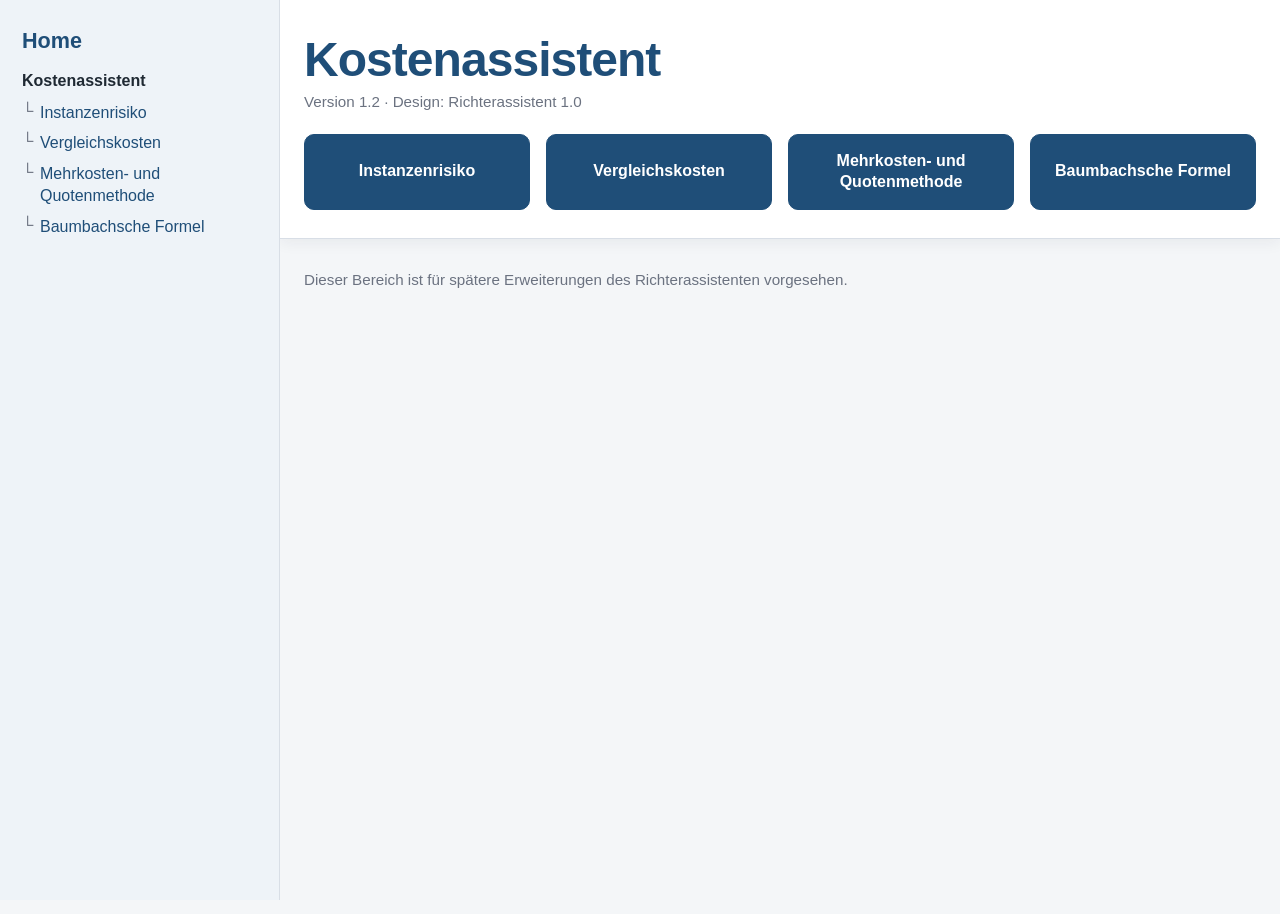
<file: Kostenassistent_Instanzenrisiko_v3.6/index.html>
<!DOCTYPE html>
<html lang="de">
<head>
  <meta charset="UTF-8">
  <meta name="viewport" content="width=device-width, initial-scale=1.0">
  <title>Richterassistent – Version 1.2</title>
  <link rel="stylesheet" href="Richterassistent.css">
</head>
<body>
  <div class="page-layout">
    <aside class="sidebar" aria-label="Strukturbaum">
      <h2 class="tree-title">Home</h2>
      <ul class="tree">
        <li class="root">Kostenassistent</li>
        <li class="child"><a href="Instanzenrisiko_Startseite.html">Instanzenrisiko</a></li>
        <li class="child"><a href="Vergleichskosten_Startseite.html">Vergleichskosten</a></li>
        <li class="child"><a href="Mehrkosten_und_Quotenmethode_Startseite.html">Mehrkosten- und Quotenmethode</a></li>
        <li class="child"><a href="Baumbachsche_Formel_Startseite.html">Baumbachsche Formel</a></li>
      </ul>
    </aside>

    <div class="main-column">
      <header class="top-area">
        <div class="content">
          <h1>Kostenassistent</h1>
          <p class="version">Version 1.2 · Design: Richterassistent 1.0</p>
          <nav class="button-grid" aria-label="Hauptfunktionen">
            <a class="nav-button" href="Instanzenrisiko_Startseite.html">Instanzenrisiko</a>
            <a class="nav-button" href="Vergleichskosten_Startseite.html">Vergleichskosten</a>
            <a class="nav-button" href="Mehrkosten_und_Quotenmethode_Startseite.html">Mehrkosten- und Quotenmethode</a>
            <a class="nav-button" href="Baumbachsche_Formel_Startseite.html">Baumbachsche Formel</a>
          </nav>
        </div>
      </header>

      <main class="future-area">
        <div class="placeholder">
          Dieser Bereich ist für spätere Erweiterungen des Richterassistenten vorgesehen.
        </div>
      </main>
    </div>
  </div>
</body>
</html>
</file>
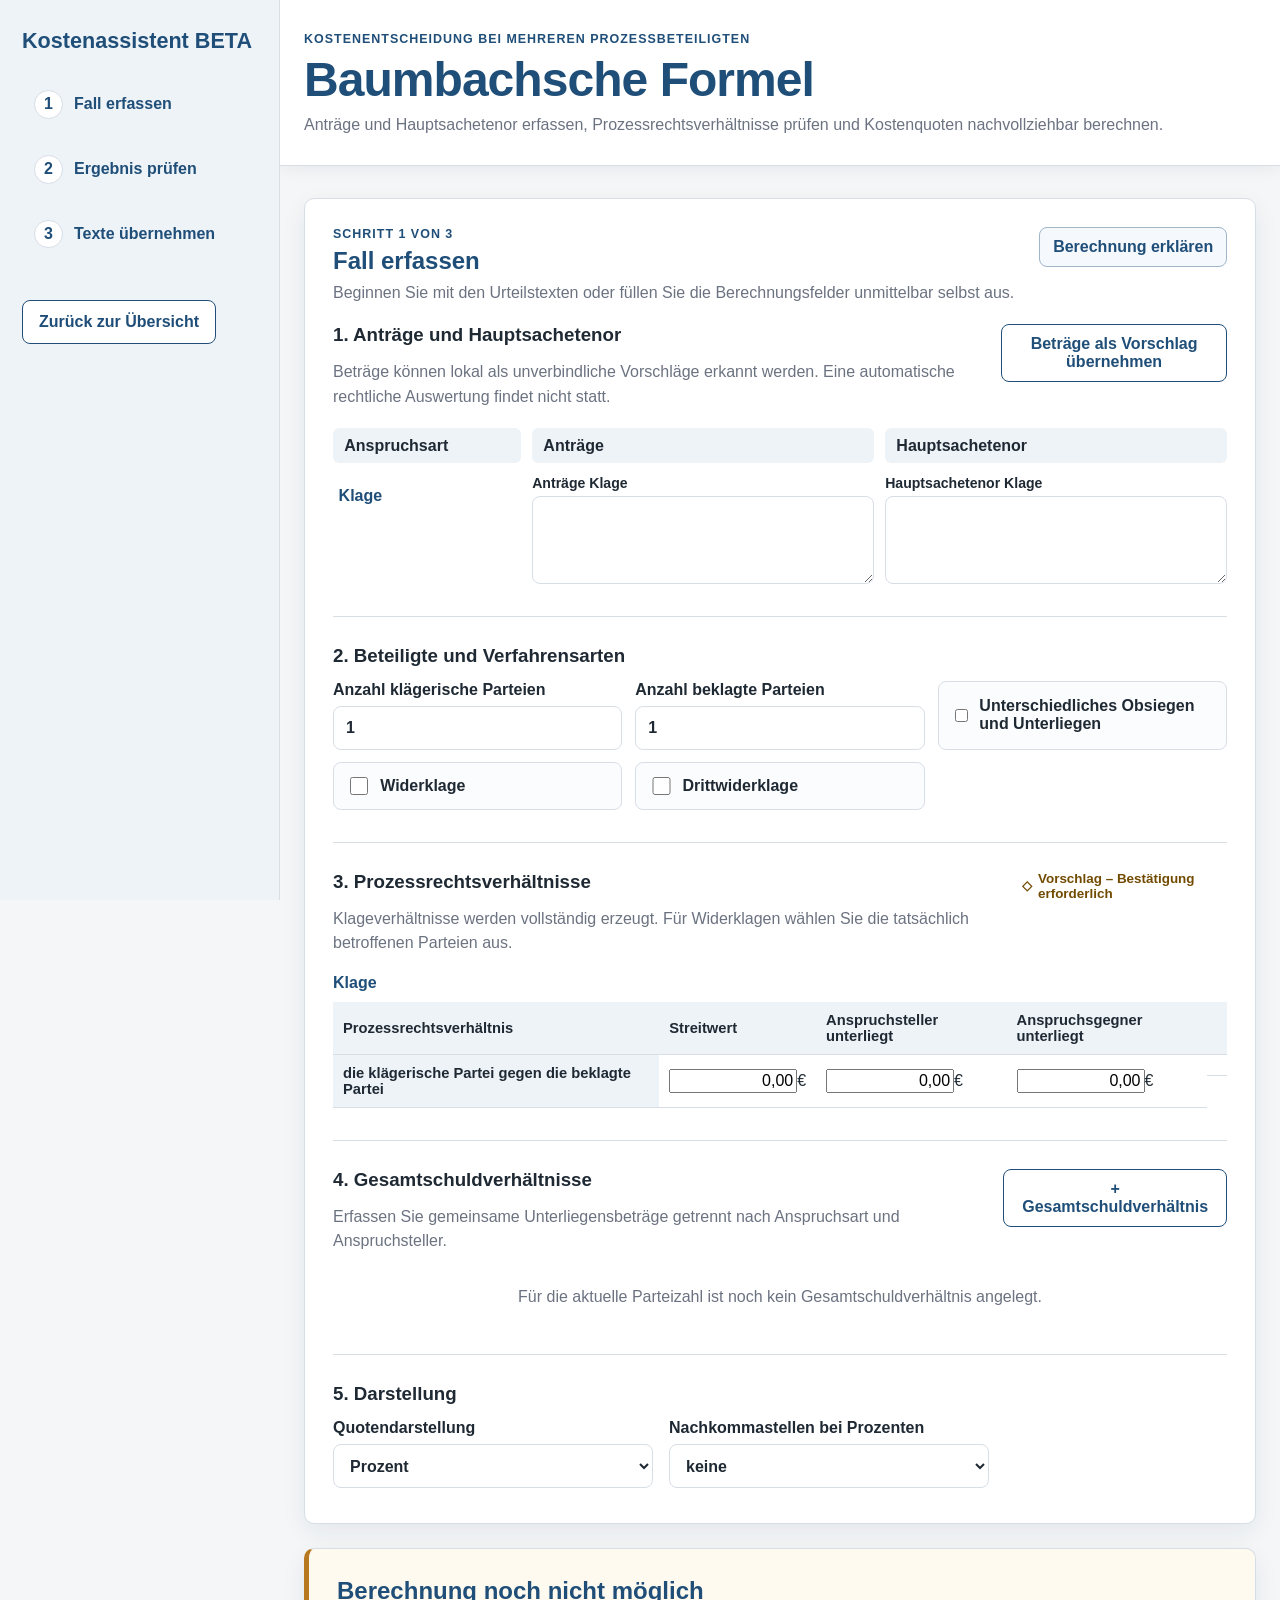
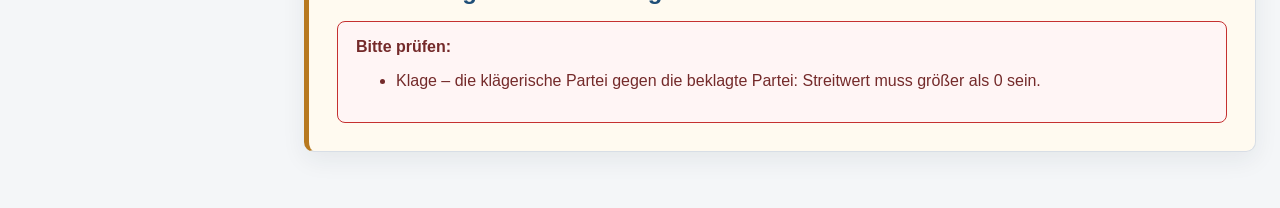
<file: Kostenassistent_Instanzenrisiko_v3.6/Baumbachsche_Formel_Startseite.html>
<!DOCTYPE html>
<html lang="de">
<head><meta charset="UTF-8"><meta name="viewport" content="width=device-width, initial-scale=1.0"><title>Baumbachsche Formel – Kostenassistent</title><link rel="stylesheet" href="Richterassistent.css"></head>
<body class="baumbach-page"><div class="page-layout">
<aside class="sidebar" aria-label="Seitengliederung"><h2 class="tree-title">Kostenassistent BETA</h2><ol class="step-list static-section-list"><li><span>1</span><a href="#step1Title">Fall erfassen</a></li><li><span>2</span><a href="#step2Title">Ergebnis prüfen</a></li><li><span>3</span><a href="#textsTitle">Texte übernehmen</a></li></ol><a class="secondary-button link-button sidebar-back" href="Richterassistent_Startseite.html">Zurück zur Übersicht</a></aside>
<div class="main-column"><header class="top-area compact-top-area"><div class="content"><p class="eyebrow">Kostenentscheidung bei mehreren Prozessbeteiligten</p><h1>Baumbachsche Formel</h1><p class="page-intro">Anträge und Hauptsachetenor erfassen, Prozessrechtsverhältnisse prüfen und Kostenquoten nachvollziehbar berechnen.</p></div></header>
<main class="future-area"><div id="status" class="status-message" role="status" aria-live="polite" hidden></div>
<section id="step1" class="wizard-step" aria-labelledby="step1Title"><form id="baumbachForm" class="form-card" novalidate>
<div class="section-heading-row"><div><p class="step-kicker">Schritt 1 von 3</p><h2 id="step1Title">Fall erfassen</h2><p class="section-hint">Beginnen Sie mit den Urteilstexten oder füllen Sie die Berechnungsfelder unmittelbar selbst aus.</p></div><button type="button" class="help-button" id="openHelp">Berechnung erklären</button></div>
<section class="form-section" aria-labelledby="decisionTextsTitle"><div class="section-heading-row"><div><h3 id="decisionTextsTitle">1. Anträge und Hauptsachetenor</h3><p class="section-hint">Beträge können lokal als unverbindliche Vorschläge erkannt werden. Eine automatische rechtliche Auswertung findet nicht statt.</p></div><button type="button" class="secondary-button" id="applySuggestions">Beträge als Vorschlag übernehmen</button></div>
<div class="decision-text-grid" id="decisionTextGrid"><div class="decision-text-head" aria-hidden="true">Anspruchsart</div><div class="decision-text-head" aria-hidden="true">Anträge</div><div class="decision-text-head" aria-hidden="true">Hauptsachetenor</div>
<div class="decision-kind">Klage</div><label for="claimRequests">Anträge Klage<textarea id="claimRequests" data-text="claim:requests" rows="3"></textarea></label><label for="claimTenor">Hauptsachetenor Klage<textarea id="claimTenor" data-text="claim:tenor" rows="3"></textarea></label>
<div class="decision-kind optional-text" data-text-kind="counterclaim">Widerklage</div><label class="optional-text" data-text-kind="counterclaim" for="counterRequests">Anträge Widerklage<textarea id="counterRequests" data-text="counterclaim:requests" rows="3"></textarea></label><label class="optional-text" data-text-kind="counterclaim" for="counterTenor">Hauptsachetenor Widerklage<textarea id="counterTenor" data-text="counterclaim:tenor" rows="3"></textarea></label>
<div class="decision-kind optional-text" data-text-kind="thirdPartyCounterclaim">Drittwiderklage</div><label class="optional-text" data-text-kind="thirdPartyCounterclaim" for="thirdRequests">Anträge Drittwiderklage<textarea id="thirdRequests" data-text="thirdPartyCounterclaim:requests" rows="3"></textarea></label><label class="optional-text" data-text-kind="thirdPartyCounterclaim" for="thirdTenor">Hauptsachetenor Drittwiderklage<textarea id="thirdTenor" data-text="thirdPartyCounterclaim:tenor" rows="3"></textarea></label></div></section>
<section class="form-section" aria-labelledby="settingsTitle"><h3 id="settingsTitle">2. Beteiligte und Verfahrensarten</h3><div class="case-settings-grid"><label for="plaintiffCount">Anzahl klägerische Parteien<input id="plaintiffCount" type="number" min="1" max="20" value="1"></label><label for="defendantCount">Anzahl beklagte Parteien<input id="defendantCount" type="number" min="1" max="20" value="1"></label><label class="check-option"><input id="differentOutcome" type="checkbox"> Unterschiedliches Obsiegen und Unterliegen</label><label class="check-option"><input id="counterclaimEnabled" type="checkbox"> Widerklage</label><label class="check-option"><input id="thirdPartyEnabled" type="checkbox"> Drittwiderklage</label><label id="thirdPartyCountWrap" for="thirdPartyCount" hidden>Anzahl drittwiderbeklagte Parteien<input id="thirdPartyCount" type="number" min="1" max="20" value="1"></label></div></section>
<section class="form-section" aria-labelledby="relationshipsTitle"><div class="section-heading-row"><div><h3 id="relationshipsTitle">3. Prozessrechtsverhältnisse</h3><p class="section-hint">Klageverhältnisse werden vollständig erzeugt. Für Widerklagen wählen Sie die tatsächlich betroffenen Parteien aus.</p></div><span class="legend-suggestion"><span aria-hidden="true">◇</span> Vorschlag – Bestätigung erforderlich</span></div><div id="relationshipSections"></div></section>
<section class="form-section" aria-labelledby="jointTitle"><div class="section-heading-row"><div><h3 id="jointTitle">4. Gesamtschuldverhältnisse</h3><p class="section-hint">Erfassen Sie gemeinsame Unterliegensbeträge getrennt nach Anspruchsart und Anspruchsteller.</p></div><button type="button" class="secondary-button" id="addJointGroup">+ Gesamtschuldverhältnis</button></div><div id="jointGroupList"></div></section>
<section class="form-section display-settings" aria-labelledby="displayTitle"><h3 id="displayTitle">5. Darstellung</h3><div class="baumbach-grid three-columns"><label class="field-label" for="quoteFormat">Quotendarstellung<select id="quoteFormat"><option value="percent" selected>Prozent</option><option value="fraction">Bruch</option></select></label><label class="field-label" for="percentDigits">Nachkommastellen bei Prozenten<select id="percentDigits"><option value="0">keine</option><option value="1">eine</option><option value="2">zwei</option></select></label></div></section>
</form></section>
<section id="liveUnavailable" class="form-card live-unavailable" aria-live="polite"><h2>Berechnung noch nicht möglich</h2><div id="errorSummary" class="error-summary" role="alert" hidden></div></section>
<section id="liveOutput" hidden>
<section id="step2" aria-labelledby="step2Title"><div class="form-card"><div class="section-heading-row"><div><p class="step-kicker">Ergebnis</p><h2 id="step2Title">Ergebnis prüfen</h2><p class="section-hint">Die Berechnung zeigt Gerichtskosten und außergerichtliche Kosten getrennt.</p></div><div class="check-stack"><span id="checkBadge" class="check-badge"></span><span id="tenorCheckBadge" class="check-badge"></span></div></div><div id="reviewEditor"></div><section class="form-section"><h3>Kostenverteilung</h3><div id="calculationReview"></div></section></div></section>
<section id="step3" aria-labelledby="textsTitle"><div class="form-card"><div class="section-heading-row"><div><p class="step-kicker">Textausgabe</p><h2 id="textsTitle">Texte übernehmen</h2><p class="section-hint">Die Texte können vor dem Kopieren redaktionell bearbeitet werden und werden bei der nächsten Berechnungsänderung neu erzeugt.</p></div></div><div class="output-stack"><article class="text-output-card"><div class="output-heading"><h3>Kostentenor</h3><button type="button" class="copy-button" data-copy="tenorOutput">Tenor kopieren</button></div><textarea id="tenorOutput" rows="10"></textarea></article><article class="text-output-card"><div class="output-heading"><h3>Entscheidungsgründe</h3><button type="button" class="copy-button" data-copy="reasonsOutput">Gründe kopieren</button></div><textarea id="reasonsOutput" rows="18"></textarea></article></div><div class="legal-note"><strong>Prüfhinweis:</strong> Voraussetzungen von Gesamtschuld, Streitwertaddition und besondere Kostenentscheidungen sind stets am Einzelfall zu prüfen.</div><div class="form-actions"><button id="restart" type="button" class="secondary-button">Neue Berechnung</button></div></div></section>
</section>
</main></div></div>
<dialog id="jointDialog"><form id="jointDialogForm"><button type="button" class="dialog-close" data-close-joint aria-label="Dialog schließen">×</button><h2>Gesamtschuldverhältnis hinzufügen</h2><div class="dialog-fields"><label for="jointType">Anspruchsart<select id="jointType"></select></label><label for="jointBeneficiary">Anspruchsteller<select id="jointBeneficiary"></select></label><fieldset><legend>Gesamtschuldner – mindestens zwei auswählen</legend><div id="jointPayerChoices" class="checkbox-grid"></div></fieldset><label for="jointAmount">Gemeinsames Unterliegen<span class="money-field"><input id="jointAmount" inputmode="decimal" value="0,00"><span>€</span></span></label></div><div id="jointDialogError" class="field-error" role="alert" hidden></div><div class="form-actions"><button type="button" class="secondary-button" data-close-joint>Abbrechen</button><button type="submit" class="nav-button form-submit-button">Hinzufügen</button></div></form></dialog>
<dialog id="helpDialog"><form method="dialog"><button class="dialog-close" aria-label="Schließen">×</button><h2>So wird gerechnet</h2><ol><li>Jedes Prozessverhältnis wird mit seinem Streitwert erfasst.</li><li>Die Unterliegensbeträge beider Seiten müssen zusammen dem Streitwert entsprechen.</li><li>Die Summe aller Streitwerte bildet den fiktiven Streitwert.</li><li>Gerichtskosten werden nach dem Unterliegen am fiktiven Streitwert verteilt.</li><li>Außergerichtliche Kosten richten sich nach den jeweiligen Einzelverhältnissen.</li></ol><button class="secondary-button">Verstanden</button></form></dialog>
<script src="js/form-utils.js"></script><script src="js/storage.js"></script><script src="js/baumbach-erfassung.js"></script><script src="js/baumbach-berechnung.js"></script><script src="js/baumbach-tests.js"></script><script src="js/baumbach.js"></script></body></html>
</file>
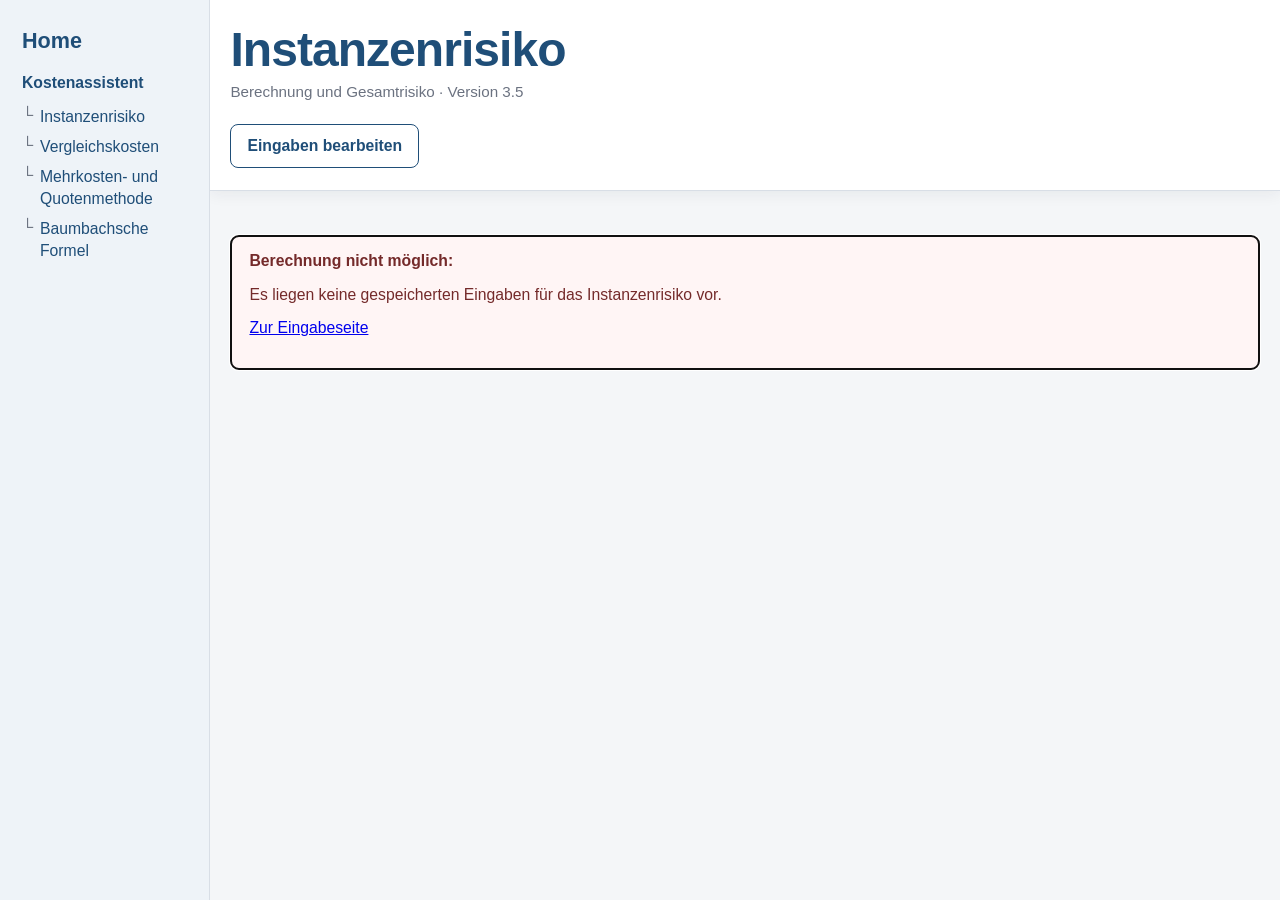
<file: Kostenassistent_Instanzenrisiko_v3.6/Instanzenrisiko_Ausgabe.html>
<!DOCTYPE html>
<html lang="de">
<head>
  <meta charset="UTF-8">
  <meta name="viewport" content="width=device-width, initial-scale=1.0">
  <title>Instanzenrisiko – Berechnung</title>
  <link rel="stylesheet" href="Richterassistent.css">
  <script src="js/instanzenrisiko-beschriftungen.js" defer></script>
  <script src="js/form-utils.js" defer></script>
  <script src="js/storage.js" defer></script>
  <script src="js/gebuehrentabellen-service.js" defer></script>
  <script src="js/instanzenrisiko-streitwert.js" defer></script>
  <script src="js/instanzenrisiko-berechnung.js" defer></script>
  <script src="js/instanzenrisiko-ausgabe.js" defer></script>
</head>
<body class="instanzenrisiko-ausgabe-page">
  <div class="page-layout">
    <aside class="sidebar" aria-label="Strukturbaum">
      <h2 class="tree-title">Home</h2>
      <ul class="tree">
        <li class="root"><a href="Richterassistent_Startseite.html">Kostenassistent</a></li>
        <li class="child"><a href="Instanzenrisiko_Startseite.html" aria-current="page">Instanzenrisiko</a></li>
        <li class="child"><a href="Vergleichskosten_Startseite.html">Vergleichskosten</a></li>
        <li class="child"><a href="Mehrkosten_und_Quotenmethode_Startseite.html">Mehrkosten- und Quotenmethode</a></li>
        <li class="child"><a href="Baumbachsche_Formel_Startseite.html">Baumbachsche Formel</a></li>
      </ul>
    </aside>
    <div class="main-column">
      <header class="top-area compact-top-area"><div class="content">
        <h1 data-label-key="output.title">Instanzenrisiko</h1><p class="version" data-label-key="output.version">Berechnung und Gesamtrisiko · Version 3.5</p>
        <div class="header-actions"><a class="secondary-button link-button" href="Instanzenrisiko_Startseite.html" data-label-key="output.bearbeiten">Eingaben bearbeiten</a></div>
      </div></header>
      <main class="future-area"><div class="content">
        <div id="ausgabeFehler" class="error-summary" role="alert" tabindex="-1" hidden></div>
        <section id="berechnungsBereich" hidden>
          <section class="form-card" aria-labelledby="parameterHeading">
            <h2 id="parameterHeading" data-label-key="output.parameter">Berechnungsparameter</h2>
            <div class="parameter-grid parameter-grid-two">
              <div class="compact-field"><label for="rechtsstand" data-label-key="output.rechtsstand">Rechtsstand</label><select id="rechtsstand"><option value="2025-06-01">01.06.2025</option><option value="2021-01-01">01.01.2021</option><option value="2013-08-01">01.08.2013</option><option value="2004-07-01">01.07.2004</option></select></div>
              <div class="compact-field"><label for="streitwertAusgabe" data-label-key="output.streitwert">Gerichtlicher Streitwert</label><input id="streitwertAusgabe" type="text" inputmode="decimal"></div>
            </div>
          </section>

          <section class="summary-grid" aria-labelledby="gesamtHeading">
            <h2 id="gesamtHeading" class="visually-hidden" data-label-key="output.zusammenfassung">Zusammenfassung</h2>
            <article class="summary-card"><span data-label-key="output.vorgerichtlich">Vorgerichtlich</span><strong id="summeVorgerichtlich">0,00 €</strong></article>
            <article class="summary-card"><span data-label-key="output.instanz1">I. Instanz</span><strong id="summeInstanz1">0,00 €</strong></article>
            <article class="summary-card"><span data-label-key="output.instanz2">II. Instanz</span><strong id="summeInstanz2">0,00 €</strong></article>
            <article class="summary-card"><span data-label-key="output.instanz3">III. Instanz</span><strong id="summeInstanz3">0,00 €</strong></article>
            <article class="summary-card summary-card-total"><span data-label-key="output.gesamtrisiko">Gesamtrisiko</span><strong id="summeGesamt" aria-live="polite">0,00 €</strong></article>
          </section>

          <div id="warnungen" class="notice-card" role="status" aria-live="polite" hidden></div>
          <div id="ausgabeStatus" class="status-message" role="status" aria-live="polite" hidden></div>
          <datalist id="vat-rate-options"><option value="0"></option><option value="7"></option><option value="16"></option><option value="19"></option></datalist>
          <section id="vorgerichtlichBereich" class="form-card" hidden></section>
          <section id="instanzenContainer"></section>
          <section class="form-card metadata-card"><h2 data-label-key="output.grundlagen">Berechnungsgrundlagen</h2><dl id="metadaten"></dl></section>
        </section>
      </div></main>
    </div>
  </div>
</body>
</html>
</file>
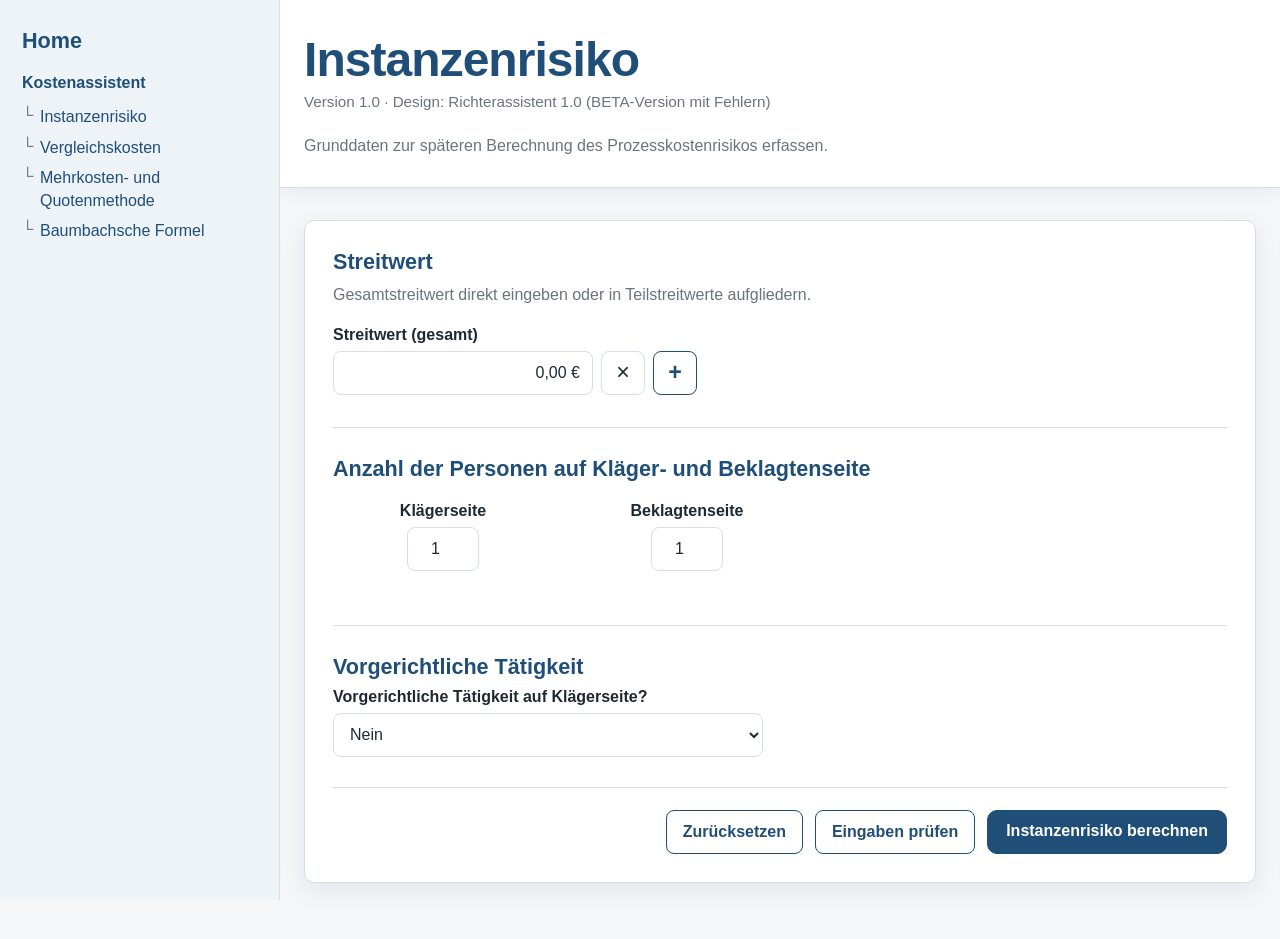
<file: Kostenassistent_Instanzenrisiko_v3.6/Instanzenrisiko_Startseite.html>
<!DOCTYPE html>
<html lang="de">
<head>
  <meta charset="UTF-8">
  <meta name="viewport" content="width=device-width, initial-scale=1.0">
  <title>Instanzenrisiko – Kostenassistent</title>
  <link rel="stylesheet" href="Richterassistent.css">
  <script src="js/instanzenrisiko-beschriftungen.js" defer></script>
  <script src="js/form-utils.js" defer></script>
  <script src="js/storage.js" defer></script>
  <script src="js/instanzenrisiko-streitwert.js" defer></script>
  <script src="js/instanzenrisiko-ui.js" defer></script>
</head>
<body>
  <div class="page-layout">
    <aside class="sidebar" aria-label="Strukturbaum">
      <h2 class="tree-title">Home</h2>
      <ul class="tree">
        <li class="root"><a href="Richterassistent_Startseite.html">Kostenassistent</a></li>
        <li class="child"><a href="Instanzenrisiko_Startseite.html" aria-current="page">Instanzenrisiko</a></li>
        <li class="child"><a href="Vergleichskosten_Startseite.html">Vergleichskosten</a></li>
        <li class="child"><a href="Mehrkosten_und_Quotenmethode_Startseite.html">Mehrkosten- und Quotenmethode</a></li>
        <li class="child"><a href="Baumbachsche_Formel_Startseite.html">Baumbachsche Formel</a></li>
      </ul>
    </aside>

    <div class="main-column">
      <header class="top-area compact-top-area">
        <div class="content">
          <h1 data-label-key="start.title">Instanzenrisiko</h1>
          <p class="version" data-label-key="start.version">Version 1.0 · Design: Richterassistent 1.0</p>
          <p class="page-intro" data-label-key="start.intro">Grunddaten zur späteren Berechnung des Prozesskostenrisikos erfassen.</p>
        </div>
      </header>

      <main class="future-area">
        <div class="content">
          <div id="autosaveStatus" class="autosave-status" role="status" aria-live="polite" aria-atomic="true" hidden></div>

          <form id="instanzenrisikoForm" class="form-card" novalidate>
            <section class="form-section" aria-labelledby="streitwertHeading">
              <div class="section-heading-row">
                <div>
                  <h2 id="streitwertHeading" data-label-key="start.streitwert">Streitwert</h2>
                  <p class="section-hint" data-label-key="start.streitwertHint">Gesamtstreitwert direkt eingeben oder in Teilstreitwerte aufgliedern.</p>
                </div>
              </div>

              <div class="money-control-row">
                <label for="gesamtstreitwert" class="field-label" data-label-key="start.gesamtstreitwert">Streitwert (gesamt)</label>
                <div class="money-control">
                  <input
                    id="gesamtstreitwert"
                    name="gesamtstreitwert"
                    class="money-input"
                    type="text"
                    inputmode="decimal"
                    autocomplete="off"
                    value="0,00 €"
                    aria-describedby="gesamtstreitwertFehler"
                  >
                  <button id="gesamtstreitwertLeeren" class="icon-button" type="button" data-aria-label-key="start.gesamtLeeren" data-title-key="start.gesamtLeeren" aria-label="Gesamtstreitwert leeren" title="Gesamtstreitwert leeren">×</button>
                  <button id="teilstreitwertHinzufuegen" class="icon-button primary-icon-button" type="button" data-aria-label-key="start.teilwertHinzufuegen" data-title-key="start.teilwertHinzufuegen" aria-label="Teilstreitwert hinzufügen" title="Teilstreitwert hinzufügen">+</button>
                </div>
                <p id="gesamtstreitwertFehler" class="field-error" role="alert" hidden></p>
              </div>

              <div id="teilstreitwerteBereich" class="subsection" hidden>
                <div class="table-wrap">
                  <table class="data-table">
                    <caption class="visually-hidden">Teilstreitwerte</caption>
                    <thead>
                      <tr>
                        <th scope="col" class="number-column">Nr.</th>
                        <th scope="col">Bezeichnung</th>
                        <th scope="col">Betrag</th>
                        <th scope="col" class="action-column">Aktion</th>
                      </tr>
                    </thead>
                    <tbody id="teilstreitwerteTabelle"></tbody>
                  </table>
                </div>
                <div class="subsection-actions">
                  <button id="weiterePosition" class="secondary-button" type="button">+ Weitere Position</button>
                </div>
              </div>
            </section>

            <section class="form-section" aria-labelledby="personenHeading">
              <h2 id="personenHeading" data-label-key="start.personen">Anzahl der Personen auf Kläger- und Beklagtenseite</h2>

              <div class="party-count-grid">
                <div class="compact-field">
                  <label for="anzahlKlaeger" data-label-key="start.klaeger">Klägerseite</label>
                  <input id="anzahlKlaeger" name="anzahlKlaeger" class="two-digit-input" type="number" min="1" max="99" step="1" value="1" inputmode="numeric">
                </div>
                <div class="compact-field">
                  <label for="anzahlBeklagte" data-label-key="start.beklagte">Beklagtenseite</label>
                  <input id="anzahlBeklagte" name="anzahlBeklagte" class="two-digit-input" type="number" min="1" max="99" step="1" value="1" inputmode="numeric">
                </div>
              </div>

              <div class="party-details-grid">
                <section id="klaegerVertretung" class="party-panel" aria-labelledby="klaegerVertretungHeading" hidden>
                  <h3 id="klaegerVertretungHeading">Vertretung auf Klägerseite</h3>
                  <div id="klaegerVertretungInhalt"></div>
                </section>

                <section id="beklagteVertretung" class="party-panel" aria-labelledby="beklagteVertretungHeading" hidden>
                  <h3 id="beklagteVertretungHeading">Vertretung auf Beklagtenseite</h3>
                  <div id="beklagteVertretungInhalt"></div>
                </section>
              </div>
            </section>

            <section class="form-section" aria-labelledby="vorgerichtlichHeading">
              <h2 id="vorgerichtlichHeading" data-label-key="start.vorgerichtlich">Vorgerichtliche Tätigkeit</h2>
              <div class="select-field">
                <label for="vorgerichtlicheTaetigkeitKlaeger" data-label-key="start.vorgerichtlichFrage">Vorgerichtliche Tätigkeit auf Klägerseite?</label>
                <select id="vorgerichtlicheTaetigkeitKlaeger" name="vorgerichtlicheTaetigkeitKlaeger">
                  <option value="false" selected>Nein</option>
                  <option value="true">Ja</option>
                </select>
              </div>
            </section>

            <div id="formularFehler" class="error-summary" role="alert" tabindex="-1" hidden></div>

            <div class="form-actions">
              <button id="formularZuruecksetzen" class="secondary-button" type="button" data-label-key="start.zuruecksetzen">Zurücksetzen</button>
              <button id="datenPruefen" class="secondary-button" type="button" data-label-key="start.pruefen">Eingaben prüfen</button>
              <button id="instanzenrisikoBerechnen" class="nav-button form-submit-button" type="button" data-label-key="start.berechnen">Instanzenrisiko berechnen</button>
            </div>
          </form>

          <section id="datenVorschauBereich" class="form-card preview-card" aria-labelledby="datenVorschauHeading" hidden>
            <h2 id="datenVorschauHeading" data-label-key="start.vorschau">Datenvorschau</h2>
            <pre id="datenVorschau" class="data-preview"></pre>
          </section>
        </div>
      </main>
    </div>
  </div>

  <datalist id="teilstreitwertBezeichnungen">
    <option value="Klageantrag Ziff. 1"></option>
    <option value="Widerklage"></option>
    <option value="Hilfsaufrechnung"></option>
  </datalist>
</body>
</html>
</file>
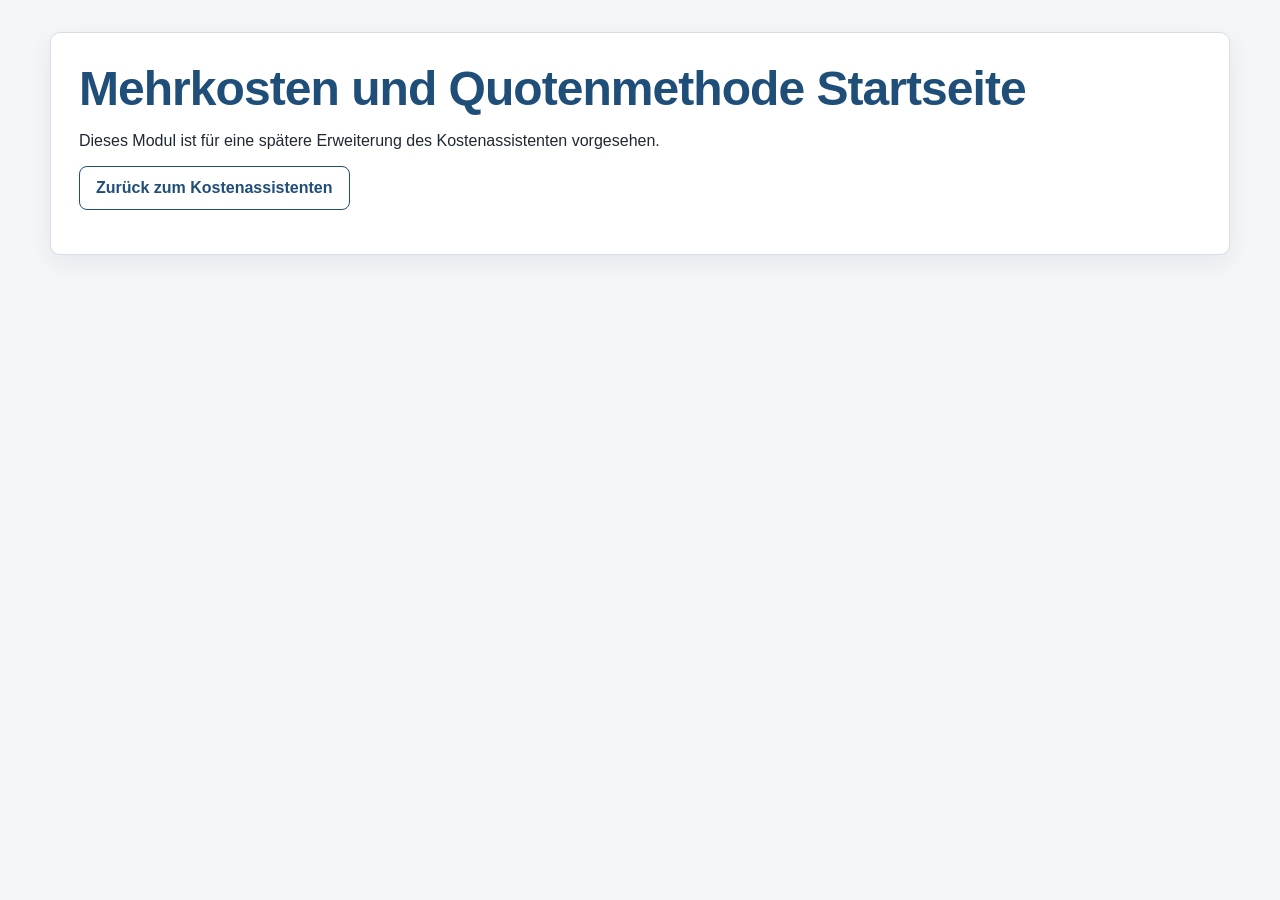
<file: Kostenassistent_Instanzenrisiko_v3.6/Mehrkosten_und_Quotenmethode_Startseite.html>
<!DOCTYPE html>
<html lang="de"><head><meta charset="UTF-8"><meta name="viewport" content="width=device-width, initial-scale=1.0"><title>Mehrkosten und Quotenmethode Startseite</title><link rel="stylesheet" href="Richterassistent.css"></head><body><main class="future-area"><div class="form-card"><h1>Mehrkosten und Quotenmethode Startseite</h1><p>Dieses Modul ist für eine spätere Erweiterung des Kostenassistenten vorgesehen.</p><p><a class="secondary-button link-button" href="Richterassistent_Startseite.html">Zurück zum Kostenassistenten</a></p></div></main></body></html>
</file>
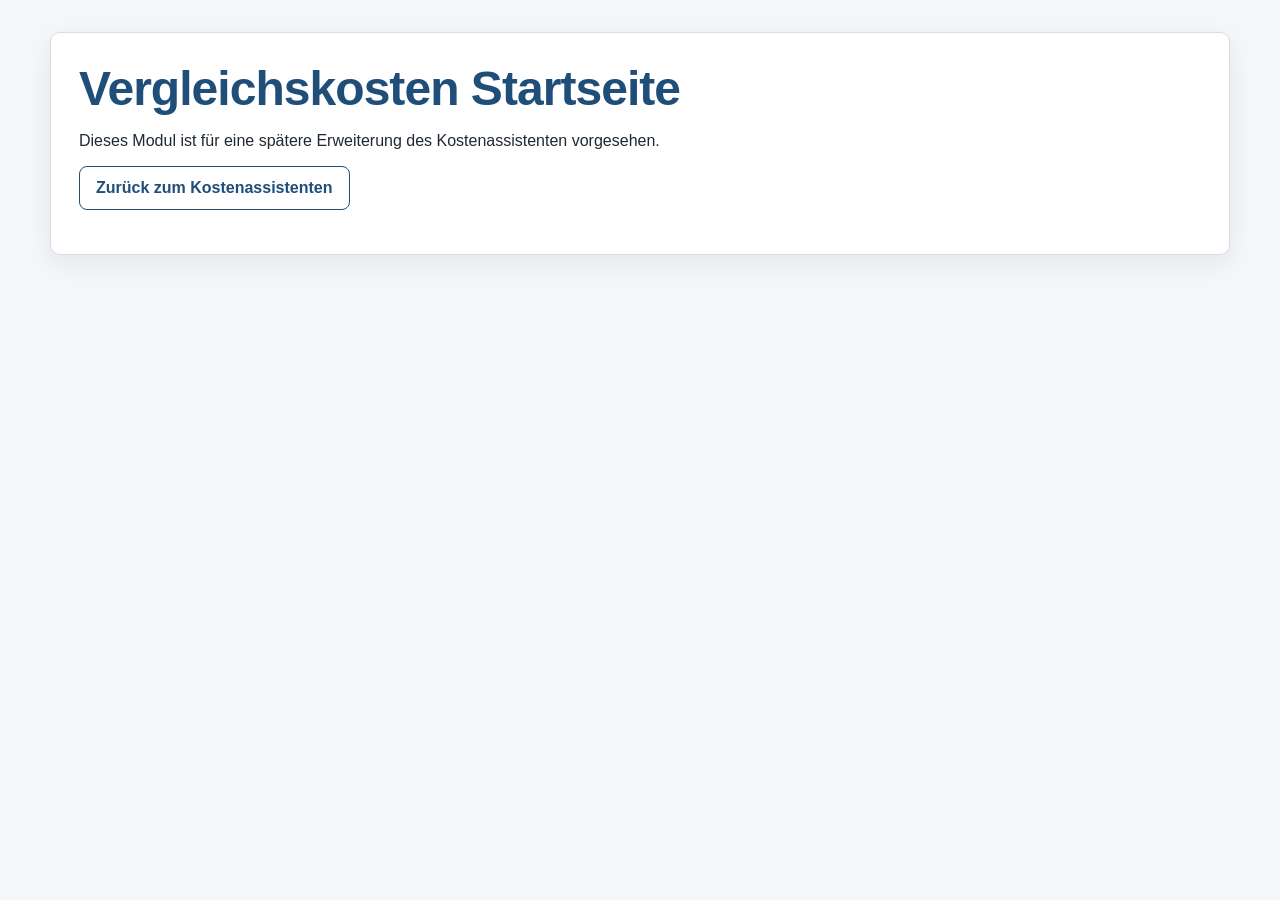
<file: Kostenassistent_Instanzenrisiko_v3.6/Vergleichskosten_Startseite.html>
<!DOCTYPE html>
<html lang="de"><head><meta charset="UTF-8"><meta name="viewport" content="width=device-width, initial-scale=1.0"><title>Vergleichskosten Startseite</title><link rel="stylesheet" href="Richterassistent.css"></head><body><main class="future-area"><div class="form-card"><h1>Vergleichskosten Startseite</h1><p>Dieses Modul ist für eine spätere Erweiterung des Kostenassistenten vorgesehen.</p><p><a class="secondary-button link-button" href="Richterassistent_Startseite.html">Zurück zum Kostenassistenten</a></p></div></main></body></html>
</file>
<file: Kostenassistent_Instanzenrisiko_v3.6/Richterassistent.css>
/* Richterassistent Designsystem – Version 1.0 */
:root {
  --background: #f4f6f8;
  --surface: #ffffff;
  --primary: #1f4e78;
  --primary-hover: #163a59;
  --text: #1f2933;
  --muted: #6b7280;
  --border: #d8dee6;
  --sidebar-bg: #eef3f8;
  --content-width: 1180px;
  --sidebar-width: 280px;
  --radius: 10px;
}

* { box-sizing: border-box; }

html, body {
  margin: 0;
  min-height: 100%;
  font-family: Arial, Helvetica, sans-serif;
  background: var(--background);
  color: var(--text);
}

body { min-height: 100vh; }

.page-layout {
  display: grid;
  grid-template-columns: var(--sidebar-width) minmax(0, 1fr);
  min-height: 100vh;
}

.sidebar {
  position: sticky;
  top: 0;
  align-self: start;
  min-height: 100vh;
  padding: 28px 22px;
  background: var(--sidebar-bg);
  border-right: 1px solid var(--border);
}

.tree-title {
  margin: 0 0 18px;
  color: var(--primary);
  font-size: 1.35rem;
}

.tree {
  list-style: none;
  margin: 0;
  padding: 0;
}

.tree li { margin: 8px 0; }

.tree .root {
  font-weight: 700;
  color: var(--text);
  margin-bottom: 12px;
}

.tree .child {
  padding-left: 18px;
  position: relative;
}

.tree .child::before {
  content: "└";
  position: absolute;
  left: 0;
  color: var(--muted);
}

.tree a {
  color: var(--primary);
  text-decoration: none;
  line-height: 1.4;
}

.tree a:hover,
.tree a:focus-visible {
  text-decoration: underline;
  outline: none;
}

.main-column { min-width: 0; }

.top-area {
  min-height: 25vh;
  padding: 32px 24px 28px;
  background: var(--surface);
  border-bottom: 1px solid var(--border);
  box-shadow: 0 4px 14px rgba(31, 41, 51, 0.06);
}

.content,
.placeholder {
  width: min(var(--content-width), 100%);
  margin: 0 auto;
}

h1 {
  margin: 0 0 6px;
  font-size: clamp(2rem, 4vw, 3rem);
  color: var(--primary);
  letter-spacing: -0.02em;
}

.version {
  margin: 0 0 24px;
  color: var(--muted);
  font-size: 0.95rem;
}

.button-grid {
  display: grid;
  grid-template-columns: repeat(4, minmax(190px, 1fr));
  gap: 16px;
}

.nav-button {
  display: flex;
  align-items: center;
  justify-content: center;
  min-height: 72px;
  padding: 16px 18px;
  border: 1px solid var(--primary);
  border-radius: var(--radius);
  background: var(--primary);
  color: #ffffff;
  font-size: 1rem;
  font-weight: 700;
  line-height: 1.3;
  text-align: center;
  text-decoration: none;
  cursor: pointer;
  transition: background-color 0.2s ease, transform 0.2s ease, box-shadow 0.2s ease;
}

.nav-button:hover,
.nav-button:focus-visible {
  background: var(--primary-hover);
  transform: translateY(-2px);
  box-shadow: 0 7px 16px rgba(31, 78, 120, 0.22);
  outline: none;
}

.future-area {
  min-height: 75vh;
  padding: 32px 24px;
}

.placeholder {
  color: var(--muted);
  font-size: 0.95rem;
}

@media (max-width: 1050px) {
  .button-grid { grid-template-columns: repeat(2, minmax(180px, 1fr)); }
}

@media (max-width: 760px) {
  .page-layout { grid-template-columns: 1fr; }
  .sidebar {
    position: static;
    min-height: auto;
    border-right: none;
    border-bottom: 1px solid var(--border);
  }
  .top-area { min-height: auto; }
}

@media (max-width: 520px) {
  .sidebar, .top-area, .future-area { padding: 24px 16px; }
  .button-grid { grid-template-columns: 1fr; }
  .nav-button { min-height: 62px; }
}

/* Formularbausteine – Kostenassistent Version 1.0 */
.compact-top-area { min-height: auto; }
.page-intro,
.section-hint {
  margin: 0;
  color: var(--muted);
  line-height: 1.55;
}

.form-card {
  width: min(var(--content-width), 100%);
  margin: 0 auto 24px;
  padding: 28px;
  background: var(--surface);
  border: 1px solid var(--border);
  border-radius: var(--radius);
  box-shadow: 0 8px 24px rgba(31, 41, 51, 0.07);
}

.form-section + .form-section {
  margin-top: 32px;
  padding-top: 28px;
  border-top: 1px solid var(--border);
}

.form-section h2 {
  margin: 0 0 8px;
  color: var(--primary);
  font-size: 1.35rem;
}

.form-section h3,
.form-section h4 {
  margin: 0 0 14px;
  color: var(--text);
}

.section-heading-row {
  display: flex;
  align-items: start;
  justify-content: space-between;
  gap: 20px;
  margin-bottom: 18px;
}

.field-label,
.compact-field label,
.select-field label {
  display: block;
  margin-bottom: 7px;
  font-weight: 700;
}

input,
select,
button {
  font: inherit;
}

input[type="text"],
input[type="number"],
select {
  min-height: 44px;
  padding: 10px 12px;
  border: 1px solid var(--border);
  border-radius: 8px;
  background: var(--surface);
  color: var(--text);
}

input:focus-visible,
select:focus-visible,
button:focus-visible,
a:focus-visible {
  outline: 3px solid rgba(31, 78, 120, 0.25);
  outline-offset: 2px;
}

.money-control-row { max-width: 680px; }
.money-control {
  display: grid;
  grid-template-columns: minmax(190px, 260px) 44px 44px;
  gap: 8px;
  align-items: center;
}

.money-input {
  width: 100%;
  text-align: right;
  font-variant-numeric: tabular-nums;
}

.readonly-input {
  background: #eef1f4 !important;
  color: var(--muted);
  cursor: not-allowed;
}

.icon-button {
  width: 44px;
  height: 44px;
  padding: 0;
  border: 1px solid var(--border);
  border-radius: 8px;
  background: var(--surface);
  color: var(--text);
  font-size: 1.45rem;
  line-height: 1;
  cursor: pointer;
}

.icon-button:hover:not(:disabled) { background: #eef3f8; }
.icon-button:disabled { opacity: 0.45; cursor: not-allowed; }
.primary-icon-button { border-color: var(--primary); color: var(--primary); font-weight: 700; }
.danger-icon-button { color: #9b2c2c; }

.subsection {
  margin-top: 22px;
  padding-top: 18px;
  border-top: 1px dashed var(--border);
}

.table-wrap { overflow-x: auto; }
.data-table {
  width: 100%;
  border-collapse: collapse;
}

.data-table th,
.data-table td {
  padding: 10px;
  border-bottom: 1px solid var(--border);
  text-align: left;
  vertical-align: middle;
}

.data-table th {
  background: var(--sidebar-bg);
  color: var(--text);
  font-size: 0.92rem;
}

.data-table input { width: 100%; }
.data-table .settlement-checkbox-label { display: inline-flex; align-items: center; gap: 7px; }
.data-table input.settlement-checkbox { width: auto; margin: 0; flex: 0 0 auto; }
.number-column { width: 64px; text-align: center !important; }
.action-column { width: 76px; text-align: center !important; }
.table-money-input { min-width: 150px; }
.subsection-actions { display: flex; justify-content: flex-end; margin-top: 14px; }

.secondary-button {
  min-height: 44px;
  padding: 10px 16px;
  border: 1px solid var(--primary);
  border-radius: 8px;
  background: var(--surface);
  color: var(--primary);
  font-weight: 700;
  cursor: pointer;
}

.secondary-button:hover { background: var(--sidebar-bg); }

.party-count-grid {
  display: grid;
  grid-template-columns: repeat(2, minmax(150px, 220px));
  gap: 24px;
  margin-top: 20px;
}

.compact-field { text-align: center; }
.two-digit-input {
  width: 4.5rem;
  text-align: center;
  font-variant-numeric: tabular-nums;
}

.party-details-grid {
  display: grid;
  grid-template-columns: repeat(2, minmax(0, 1fr));
  gap: 20px;
  margin-top: 22px;
}

.party-panel {
  padding: 20px;
  border: 1px solid var(--border);
  border-radius: var(--radius);
  background: #fbfcfd;
}

.choice-group {
  display: grid;
  gap: 10px;
  margin: 0;
  padding: 0;
  border: 0;
}

.choice-group legend {
  margin-bottom: 10px;
  font-weight: 700;
}

.radio-option {
  display: flex;
  align-items: center;
  gap: 9px;
  cursor: pointer;
}

.radio-option input { width: 18px; height: 18px; }
.group-assignment { margin-top: 20px; }
.group-row {
  display: grid;
  grid-template-columns: minmax(100px, 1fr) minmax(130px, 1fr);
  gap: 12px;
  align-items: center;
  margin-bottom: 10px;
}

.calculated-result {
  margin: 18px 0 0;
  padding: 10px 12px;
  border-left: 4px solid var(--primary);
  background: var(--sidebar-bg);
  font-weight: 700;
}

.select-field { max-width: 430px; }
.select-field select { width: 100%; }
.field-error { margin: 8px 0 0; color: #9b2c2c; font-weight: 700; }

.error-summary {
  margin-top: 24px;
  padding: 16px 18px;
  border: 1px solid #c53030;
  border-radius: 8px;
  background: #fff5f5;
  color: #742a2a;
}

.form-actions {
  display: flex;
  flex-wrap: wrap;
  justify-content: flex-end;
  gap: 12px;
  margin-top: 30px;
  padding-top: 22px;
  border-top: 1px solid var(--border);
}

[data-label-key], .field-label, .compact-field label, .result-line label,
.settlement-checkbox-label, .summary-card, .instance-heading > span {
  min-width: 0;
  overflow-wrap: anywhere;
}
.parameter-grid > *, .party-count-grid > *, .party-details-grid > *, .result-two-column > * { min-width: 0; }
.form-actions > * { max-width: 100%; white-space: normal; }

.form-submit-button {
  min-height: 44px;
  padding: 10px 18px;
}

.preview-card h2 { margin-top: 0; color: var(--primary); }
.data-preview {
  overflow: auto;
  margin: 0;
  padding: 18px;
  border-radius: 8px;
  background: #17212b;
  color: #f7fafc;
  line-height: 1.5;
}

.visually-hidden {
  position: absolute !important;
  width: 1px !important;
  height: 1px !important;
  padding: 0 !important;
  margin: -1px !important;
  overflow: hidden !important;
  clip: rect(0, 0, 0, 0) !important;
  white-space: nowrap !important;
  border: 0 !important;
}

[hidden] { display: none !important; }

@media (max-width: 800px) {
  .party-details-grid { grid-template-columns: 1fr; }
}

@media (max-width: 620px) {
  .form-card { padding: 20px 16px; }
  .money-control { grid-template-columns: minmax(0, 1fr) 44px 44px; }
  .party-count-grid { grid-template-columns: repeat(2, minmax(0, 1fr)); gap: 12px; }
  .form-actions { flex-direction: column-reverse; }
  .form-actions button { width: 100%; }
  .group-row { grid-template-columns: 1fr; }
}

/* Baumbach 3.0: urteilsorientierte Erfassung */
.decision-text-grid { display: grid; grid-template-columns: minmax(9rem,.55fr) minmax(0,1fr) minmax(0,1fr); gap: .7rem; align-items: start; }
.decision-text-head { padding: .55rem .7rem; border-radius: 6px; background: var(--sidebar-bg); font-weight: 700; }
.decision-kind { padding: .75rem .35rem; color: var(--primary); font-weight: 800; }
.decision-text-grid label { display: grid; gap: .35rem; font-size: .88rem; font-weight: 700; }
.decision-text-grid textarea { width: 100%; min-height: 5.5rem; max-height: 17.5rem; padding: .7rem; border: 1px solid var(--border); border-radius: 8px; resize: vertical; font: inherit; line-height: 1.45; }
.case-settings-grid { display: grid; grid-template-columns: repeat(3,minmax(0,1fr)); gap: .8rem; }
.case-settings-grid > label:not(.check-option) { display: grid; gap: .4rem; font-weight: 700; }
.case-settings-grid input[type="number"] { width: 100%; }
.check-option { display: flex; align-items: center; gap: .55rem; min-height: 44px; padding: .65rem .75rem; border: 1px solid var(--border); border-radius: 8px; background: #fbfcfd; font-weight: 700; }
.check-option input { width: 1.15rem; height: 1.15rem; }
.legend-suggestion, .suggestion-badge { display: inline-flex; align-items: center; gap: .35rem; color: #714b00; font-size: .84rem; font-weight: 700; }
.relationship-block + .relationship-block { margin-top: 1.5rem; }
.relationship-heading { display: flex; align-items: end; justify-content: space-between; gap: 1rem; margin-bottom: .6rem; }
.relationship-heading h4 { margin: 0; color: var(--primary); }
.pair-adder { display: flex; align-items: end; gap: .5rem; }
.pair-adder label { display: grid; gap: .3rem; font-size: .84rem; font-weight: 700; }
.pair-adder select { min-width: 18rem; }
.relationship-table th:first-child { min-width: 16rem; }
.relationship-table td { white-space: nowrap; }
.relationship-table td input { width: 8rem; text-align: right; }
.relationship-table .suggested-row { background: #fff9e8; box-shadow: inset 4px 0 #a46b00; }
.suggestion-badge { display: flex; margin-top: .35rem; }
.relationship-table td:last-child { display: flex; gap: .35rem; }
.empty-table, .empty-state { padding: 1rem; color: var(--muted); text-align: center !important; }
.joint-table td:first-child span { display: block; margin-top: .2rem; color: var(--muted); }
.joint-table input { width: 9rem; text-align: right; }
.baumbach-page [hidden] { display: none !important; }
.dialog-fields { display:grid; gap:1rem; margin-top:1rem; }
.dialog-fields > label { display:grid; gap:.4rem; font-weight:700; }
.dialog-fields fieldset { margin:0; padding:1rem; border:1px solid var(--border); border-radius:8px; }
@media (max-width: 900px) { .decision-text-grid { grid-template-columns: 8rem minmax(0,1fr); } .decision-text-head:nth-child(3) { display:none; } .decision-text-grid label { grid-column:2; } .decision-kind { grid-row:span 2; } .case-settings-grid { grid-template-columns:repeat(2,minmax(0,1fr)); } }
@media (max-width: 700px) {
  .decision-text-grid { display:block; }
  .decision-text-head { display:none; }
  .decision-kind { margin-top:1rem; padding:.45rem 0; border-bottom:2px solid var(--primary); }
  .decision-text-grid label { margin-top:.65rem; }
  .case-settings-grid { grid-template-columns:1fr; }
  .relationship-heading, .pair-adder { display:grid; grid-template-columns:1fr; align-items:stretch; }
  .pair-adder select, .pair-adder button { width:100%; min-width:0; }
  .relationship-table, .relationship-table tbody, .relationship-table tr, .relationship-table th, .relationship-table td, .joint-table, .joint-table tbody, .joint-table tr, .joint-table td { display:block; width:100%; }
  .relationship-table thead, .joint-table thead { display:none; }
  .relationship-table tr, .joint-table tr { margin-bottom:.8rem; padding:.75rem; border:1px solid var(--border); border-radius:8px; background:#fff; }
  .relationship-table th, .relationship-table td, .joint-table td { min-width:0 !important; padding:.45rem 0; border:0; white-space:normal; }
  .relationship-table td, .joint-table td { display:grid; grid-template-columns:minmax(8rem,.8fr) minmax(0,1.2fr); align-items:center; gap:.5rem; text-align:right; }
  .relationship-table td::before, .joint-table td::before { content:attr(data-label); text-align:left; font-weight:700; }
  .relationship-table td input, .joint-table input { width:100%; min-width:0; }
  .relationship-table td:last-child { display:flex; justify-content:flex-end; }
  .relationship-table .suggested-row { box-shadow:inset 4px 0 #a46b00; }
}
@media (prefers-reduced-motion: reduce) { .baumbach-page * { scroll-behavior:auto !important; transition:none !important; } }

/* Baumbach 3.1: fortlaufende Live-Ausgabe */
.static-section-list li { color:var(--text); }
.static-section-list li a { color:var(--primary); text-decoration:none; font-weight:700; }
.static-section-list li a:hover, .static-section-list li a:focus-visible { text-decoration:underline; }
.static-section-list li span { border-color:var(--primary); color:var(--primary); }
.live-unavailable { border-left:5px solid #b7791f; background:#fffaf0; }
.live-unavailable h2 { color:#744210; }
.live-unavailable .error-summary { margin-top:1rem; }
.check-stack { display:flex; flex-wrap:wrap; justify-content:flex-end; gap:.5rem; }
.output-stack { display:grid; gap:1.25rem; }
.output-stack .text-output-card { min-width:0; }
.copy-button:disabled { opacity:.45; cursor:not-allowed; }
@media (max-width:700px) { .check-stack { justify-content:flex-start; } .output-stack textarea { max-width:100%; } }


/* Nicht blockierende Statusmeldung für Wiederherstellung und Autosave */
.autosave-status {
  margin: 0 0 1rem;
  padding: 0.75rem 1rem;
  border: 1px solid #b8c7d9;
  border-radius: 0.4rem;
  background: #f5f8fc;
  color: #26384a;
  font-size: 0.95rem;
}

/* Instanzenrisiko – Berechnung und Ausgabe Version 2.0 */
.link-button { display: inline-flex; align-items: center; justify-content: center; text-decoration: none; }
.header-actions { margin-top: 18px; }
.parameter-grid { display: grid; grid-template-columns: repeat(4, minmax(150px, 1fr)); gap: 16px; }
.parameter-grid-spaced { margin-top: 18px; }
.parameter-grid input { width: 100%; }
.option-grid { display: grid; grid-template-columns: repeat(2, minmax(220px, 1fr)); gap: 12px 20px; margin: 22px 0; }
.option-grid label { display: flex; align-items: center; gap: 8px; }
.summary-grid { width: min(var(--content-width), 100%); margin: 0 auto 24px; display: grid; grid-template-columns: repeat(5, minmax(150px, 1fr)); gap: 12px; }
.summary-card { padding: 18px; border: 1px solid var(--border); border-radius: var(--radius); background: var(--surface); display: grid; gap: 8px; }
.summary-card span { color: var(--muted); }
.summary-card strong { color: var(--primary); font-size: 1.25rem; font-variant-numeric: tabular-nums; }
.summary-card-total { border-width: 2px; border-color: var(--primary); }
.notice-card { width: min(var(--content-width), 100%); margin: 0 auto 24px; padding: 16px 18px; border: 1px solid #b7791f; border-radius: var(--radius); background: #fffaf0; color: #744210; }
.result-two-column { display: grid; grid-template-columns: repeat(2, minmax(0, 1fr)); gap: 24px; }
.result-table th, .result-table td { font-variant-numeric: tabular-nums; }
.result-table td:nth-child(n+2) { text-align: right; }
.result-table .strong-row th, .result-table .strong-row td { font-weight: 700; border-top: 2px solid var(--border); }
.result-line { display: flex; justify-content: space-between; gap: 20px; padding: 10px 0; border-bottom: 1px solid var(--border); }
.result-line strong { font-variant-numeric: tabular-nums; }
.result-line label { display: inline-flex; align-items: center; gap: 8px; }
.court-factor-select { width: 4.5rem; min-height: 36px; padding: 5px 8px; }
.result-total { margin-top: 14px; padding: 14px; border: 2px solid var(--primary); border-radius: 8px; color: var(--primary); font-size: 1.05rem; }
.metadata-card dl { display: grid; grid-template-columns: repeat(3, minmax(180px, 1fr)); gap: 16px; }
.metadata-card dl div { padding: 12px; background: var(--sidebar-bg); border-radius: 8px; }
.metadata-card dt { color: var(--muted); }
.metadata-card dd { margin: 5px 0 0; font-weight: 700; }
@media (max-width: 1000px) { .parameter-grid, .summary-grid { grid-template-columns: repeat(2, minmax(0, 1fr)); } .summary-card-total { grid-column: 1 / -1; } }
@media (max-width: 800px) { .result-two-column { grid-template-columns: 1fr; } .metadata-card dl { grid-template-columns: 1fr 1fr; } }
@media (max-width: 620px) { .parameter-grid, .summary-grid, .option-grid, .metadata-card dl { grid-template-columns: 1fr; } .summary-card-total { grid-column: auto; } .result-line { align-items: flex-start; } }

/* Instanzenrisiko – Änderungsaufträge 1–14, Version 2.1 */
.parameter-grid-three { grid-template-columns: minmax(170px, .7fr) minmax(190px, .8fr) minmax(440px, 1.5fr); align-items: end; }
.parameter-grid-two { grid-template-columns: repeat(2, minmax(190px, 1fr)); align-items: end; }
.compact-field select, .termination-row select, .instance-controls select { width: 100%; min-height: 42px; }
.termination-field { min-width: 0; }
.termination-row { display: grid; grid-template-columns: minmax(150px, 1fr) auto minmax(180px, 1.2fr); gap: 10px; align-items: center; }
.termination-row span { text-align: center; }
.instance-controls { display: grid; grid-template-columns: repeat(3, minmax(190px, 1fr)); gap: 16px; margin: 0 0 22px; padding: 16px; background: var(--sidebar-bg); border-radius: 8px; }
.instance-controls label { display: grid; gap: 7px; font-weight: 600; }
.instance-controls input, .instance-controls select { width: 100%; }
.heading-checkbox { display: inline-flex; align-items: center; gap: 7px; margin-left: 12px; font-size: .95rem; font-weight: 500; }
.muted-text { color: var(--muted); }
@media (max-width: 1050px) { .parameter-grid-three { grid-template-columns: 1fr 1fr; } .termination-field { grid-column: 1 / -1; } }
@media (max-width: 800px) { .instance-controls { grid-template-columns: 1fr; } }
@media (max-width: 620px) { .parameter-grid-three { grid-template-columns: 1fr; } .termination-field { grid-column: auto; } .termination-row { grid-template-columns: 1fr; } .termination-row span { text-align: left; } .heading-checkbox { display: flex; margin: 10px 0 0; } }


/* Instanzenrisiko – Änderungsaufträge 15–19, Version 2.2 */
.result-table .fee-value-input { width: 9.5rem; min-width: 7.5rem; text-align: right; }
.result-table select[data-hearing-factor] { width: 5.5rem; min-height: 36px; }
.result-table td:nth-child(2), .result-table td:nth-child(3) { white-space: nowrap; }
@media (max-width: 620px) {
  .result-table .fee-value-input { width: 8rem; }
}

/* Instanzenrisiko – Änderungsaufträge 20–24, Version 2.3 */
.instance-heading { display: flex; align-items: center; justify-content: space-between; gap: 16px; flex-wrap: wrap; }
.compact-button { padding: 8px 12px; min-height: 36px; font-size: .9rem; }
.result-table select[data-business-factor] { width: 5.5rem; min-height: 36px; }
.fee-value-input.input-error, .fee-value-input[aria-invalid="true"] { border-color: #b42318; outline-color: #b42318; }
.status-message { width: min(var(--content-width), 100%); margin: 0 auto 24px; padding: 12px 16px; border: 1px solid #8aa4bd; border-radius: var(--radius); background: #f4f8fc; }


/* Instanzenrisiko – Änderungsaufträge 25–28, Version 2.4 */
.pretrial-date-field { max-width: 28rem; margin: 0 0 18px; }
.pretrial-date-field label { display: block; margin-bottom: 7px; font-weight: 600; }
.pretrial-date-field select { width: 100%; min-height: 42px; }
.result-table .amount-input { width: 9.5rem; }
#streitwertAusgabe.input-error, #streitwertAusgabe[aria-invalid="true"] { border-color: #b42318; outline-color: #b42318; }


/* Instanzenrisiko – Änderungsaufträge 29–30, Version 2.5 */
.instanzenrisiko-ausgabe-page {
  overflow-x: clip;
  font-size: clamp(0.875rem, 0.18vw + 0.84rem, 1rem);
}

.instanzenrisiko-ausgabe-page .page-layout {
  grid-template-columns: clamp(210px, 15vw, 260px) minmax(0, 1fr);
}

.instanzenrisiko-ausgabe-page .main-column,
.instanzenrisiko-ausgabe-page .future-area,
.instanzenrisiko-ausgabe-page .content,
.instanzenrisiko-ausgabe-page #berechnungsBereich,
.instanzenrisiko-ausgabe-page #instanzenContainer,
.instanzenrisiko-ausgabe-page .instance-card,
.instanzenrisiko-ausgabe-page .result-two-column,
.instanzenrisiko-ausgabe-page .result-two-column > div,
.instanzenrisiko-ausgabe-page .table-wrap {
  min-width: 0;
  max-width: 100%;
}

.instanzenrisiko-ausgabe-page .content,
.instanzenrisiko-ausgabe-page .summary-grid,
.instanzenrisiko-ausgabe-page .notice-card,
.instanzenrisiko-ausgabe-page .status-message {
  width: min(100%, 1900px);
}

.instanzenrisiko-ausgabe-page .top-area {
  padding: clamp(1rem, 1.7vw, 1.75rem) clamp(0.75rem, 1.6vw, 1.5rem);
}

.instanzenrisiko-ausgabe-page .future-area {
  padding: clamp(0.75rem, 1.6vw, 1.5rem);
}

.instanzenrisiko-ausgabe-page .form-card {
  padding: clamp(0.75rem, 1.25vw, 1.25rem);
  margin-bottom: clamp(0.75rem, 1.25vw, 1.25rem);
}

.instanzenrisiko-ausgabe-page .parameter-grid-three {
  grid-template-columns: minmax(8.5rem, 0.65fr) minmax(10rem, 0.75fr) minmax(20rem, 1.6fr);
  gap: clamp(0.5rem, 0.9vw, 0.9rem);
}

.instanzenrisiko-ausgabe-page .termination-row {
  grid-template-columns: minmax(8.5rem, 1fr) auto minmax(9.5rem, 1.15fr);
  gap: clamp(0.35rem, 0.65vw, 0.65rem);
}

.instanzenrisiko-ausgabe-page .summary-grid {
  grid-template-columns: repeat(5, minmax(0, 1fr));
  gap: clamp(0.4rem, 0.7vw, 0.7rem);
  margin-bottom: clamp(0.75rem, 1.25vw, 1.25rem);
}

.instanzenrisiko-ausgabe-page .summary-card {
  min-width: 0;
  padding: clamp(0.65rem, 1vw, 1rem);
}

.instanzenrisiko-ausgabe-page .summary-card strong {
  font-size: clamp(1rem, 0.5vw + 0.85rem, 1.2rem);
  overflow-wrap: anywhere;
}

.instanzenrisiko-ausgabe-page #instanzenContainer {
  display: grid;
  grid-template-columns: repeat(3, minmax(0, 1fr));
  gap: clamp(0.75rem, 1.15vw, 1.25rem);
  align-items: start;
}

.instanzenrisiko-ausgabe-page .instance-card {
  container-type: inline-size;
  margin-bottom: 0;
}

.instanzenrisiko-ausgabe-page .instance-heading {
  gap: clamp(0.4rem, 0.8vw, 0.8rem);
  margin-bottom: clamp(0.65rem, 1vw, 1rem);
}

.instanzenrisiko-ausgabe-page .result-two-column {
  grid-template-columns: 1fr;
  gap: clamp(0.75rem, 1vw, 1rem);
}

.instanzenrisiko-ausgabe-page .result-two-column h3 {
  margin-block: 0 0.45rem;
  font-size: clamp(0.95rem, 0.25vw + 0.9rem, 1.08rem);
}

.instanzenrisiko-ausgabe-page .table-wrap {
  overflow-x: auto;
  overscroll-behavior-inline: contain;
}

.instanzenrisiko-ausgabe-page .result-table {
  width: 100%;
  min-width: 0;
  table-layout: fixed;
}

.instanzenrisiko-ausgabe-page .result-table th,
.instanzenrisiko-ausgabe-page .result-table td {
  padding: clamp(0.28rem, 0.35vw, 0.45rem);
  font-size: clamp(0.73rem, 0.18vw + 0.7rem, 0.88rem);
  line-height: 1.25;
  overflow-wrap: anywhere;
}

.instanzenrisiko-ausgabe-page .result-table th:first-child { width: 34%; }
.instanzenrisiko-ausgabe-page .result-table th:nth-child(2),
.instanzenrisiko-ausgabe-page .result-table td:nth-child(2) { width: 27%; }
.instanzenrisiko-ausgabe-page .result-table th:nth-child(3),
.instanzenrisiko-ausgabe-page .result-table td:nth-child(3) { width: 14%; }
.instanzenrisiko-ausgabe-page .result-table th:nth-child(4),
.instanzenrisiko-ausgabe-page .result-table td:nth-child(4) { width: 25%; }

.instanzenrisiko-ausgabe-page .result-table td:nth-child(2),
.instanzenrisiko-ausgabe-page .result-table td:nth-child(3) {
  white-space: normal;
}

.instanzenrisiko-ausgabe-page .result-table .fee-value-input,
.instanzenrisiko-ausgabe-page .result-table .amount-input,
.instanzenrisiko-ausgabe-page .result-table select[data-hearing-factor],
.instanzenrisiko-ausgabe-page .result-table select[data-business-factor] {
  width: 100%;
  min-width: 0;
  max-width: 100%;
  min-height: clamp(2rem, 2.4vw, 2.25rem);
  padding: 0.3rem 0.35rem;
  font: inherit;
}

.instanzenrisiko-ausgabe-page .result-line {
  gap: 0.75rem;
  padding: clamp(0.4rem, 0.6vw, 0.65rem) 0;
  min-width: 0;
}

.instanzenrisiko-ausgabe-page .result-line span,
.instanzenrisiko-ausgabe-page .result-line strong {
  min-width: 0;
  overflow-wrap: anywhere;
}

@container (min-width: 52rem) {
  .instanzenrisiko-ausgabe-page .instance-card .result-two-column {
    grid-template-columns: repeat(2, minmax(0, 1fr));
  }
}

@media (max-width: 1850px) {
  .instanzenrisiko-ausgabe-page #instanzenContainer {
    grid-template-columns: repeat(2, minmax(0, 1fr));
  }
}

@media (max-width: 1450px) {
  .instanzenrisiko-ausgabe-page #instanzenContainer {
    grid-template-columns: minmax(0, 1fr);
  }

  .instanzenrisiko-ausgabe-page .result-two-column {
    grid-template-columns: repeat(2, minmax(0, 1fr));
  }
}

@media (max-width: 1100px) {
  .instanzenrisiko-ausgabe-page .parameter-grid-three {
    grid-template-columns: repeat(2, minmax(0, 1fr));
  }

  .instanzenrisiko-ausgabe-page .termination-field {
    grid-column: 1 / -1;
  }

  .instanzenrisiko-ausgabe-page .summary-grid {
    grid-template-columns: repeat(3, minmax(0, 1fr));
  }

  .instanzenrisiko-ausgabe-page .summary-card-total {
    grid-column: span 2;
  }
}

@media (max-width: 900px) {
  .instanzenrisiko-ausgabe-page .page-layout {
    grid-template-columns: 1fr;
  }

  .instanzenrisiko-ausgabe-page .sidebar {
    position: static;
    min-height: auto;
    padding: 1rem;
    border-right: 0;
    border-bottom: 1px solid var(--border);
  }

  .instanzenrisiko-ausgabe-page .tree {
    display: flex;
    flex-wrap: wrap;
    gap: 0.35rem 1rem;
  }

  .instanzenrisiko-ausgabe-page .tree li {
    margin: 0;
  }
}

@media (max-width: 760px) {
  .instanzenrisiko-ausgabe-page .result-two-column {
    grid-template-columns: 1fr;
  }

  .instanzenrisiko-ausgabe-page .summary-grid {
    grid-template-columns: repeat(2, minmax(0, 1fr));
  }

  .instanzenrisiko-ausgabe-page .summary-card-total {
    grid-column: 1 / -1;
  }
}

@media (max-width: 620px) {
  .instanzenrisiko-ausgabe-page .parameter-grid-three,
  .instanzenrisiko-ausgabe-page .termination-row,
  .instanzenrisiko-ausgabe-page .summary-grid {
    grid-template-columns: minmax(0, 1fr);
  }

  .instanzenrisiko-ausgabe-page .termination-field,
  .instanzenrisiko-ausgabe-page .summary-card-total {
    grid-column: auto;
  }

  .instanzenrisiko-ausgabe-page .result-table th,
  .instanzenrisiko-ausgabe-page .result-table td {
    font-size: 0.74rem;
    padding: 0.28rem;
  }
}

/* Änderungsauftrag 40: kompakte gruppenbezogene Faktoreingaben */
.result-table .factor-input {
  width: clamp(4.5rem, 6vw, 6rem);
  max-width: 100%;
  box-sizing: border-box;
}
.instanzenrisiko-ausgabe-page .result-table .vat-input {
  width: 100%;
  min-width: 0;
  max-width: 100%;
  padding: 0.3rem 0.25rem;
  text-align: center;
  font-variant-numeric: tabular-nums;
}
.result-table .group-reset-button {
  float: right;
  margin-left: .5rem;
}

/* Baumbachsche Formel – geführter Drei-Schritt-Assistent */
.baumbach-page .content, .baumbach-page .form-card, .baumbach-page .status-message { width: min(1120px, 100%); }
.eyebrow, .step-kicker { margin: 0 0 .35rem; color: var(--primary); font-size: .78rem; font-weight: 800; letter-spacing: .08em; text-transform: uppercase; }
.step-list { display: grid; gap: .75rem; margin: 1.5rem 0; padding: 0; list-style: none; }
.step-list li { display: flex; align-items: center; gap: .7rem; padding: .75rem; border-radius: 8px; color: var(--muted); }
.step-list li span { display: grid; width: 1.8rem; height: 1.8rem; place-items: center; border: 1px solid var(--border); border-radius: 50%; background: white; font-weight: 700; }
.step-list li.active { background: white; color: var(--primary); font-weight: 700; box-shadow: 0 2px 8px rgba(31,41,51,.08); }
.step-list li.active span { border-color: var(--primary); background: var(--primary); color: white; }
.step-list li.done span { border-color: #25855a; background: #25855a; color: white; }
.sidebar-back { margin-top: 1rem; }
.baumbach-page h2 { margin: 0 0 .4rem; color: var(--primary); }
.baumbach-page h3 { margin-top: 0; }
.help-button, .copy-button { min-height: 40px; padding: .55rem .8rem; border: 1px solid #9fb5c9; border-radius: 8px; background: #f5f8fc; color: var(--primary); font-weight: 700; cursor: pointer; }
.baumbach-grid { display: grid; gap: 1rem; }
.baumbach-grid.three-columns { grid-template-columns: 1.4fr 1fr 1fr; }
.baumbach-grid label { display: grid; gap: .45rem; }
.baumbach-input-table input { width: 100%; }
.baumbach-input-table th:first-child { min-width: 180px; }
.baumbach-input-table tfoot { font-weight: 700; background: #f7f9fb; }
.money-field { display: grid; grid-template-columns: minmax(7rem,1fr) auto; align-items: center; gap: .4rem; }
.money-field input { text-align: right; font-variant-numeric: tabular-nums; }
.calculated-cell { text-align: right !important; white-space: nowrap; font-variant-numeric: tabular-nums; }
.inline-help { margin: 1rem 0 0; padding: .8rem 1rem; border-left: 4px solid #78a2c8; background: #f5f8fc; color: #3b4c5d; line-height: 1.5; }
.toggle-heading, .output-heading { display: flex; align-items: flex-start; justify-content: space-between; gap: 1rem; }
.switch-label { display: flex; align-items: center; gap: .5rem; font-weight: 700; white-space: nowrap; }
.joint-fields { display: grid; grid-template-columns: minmax(240px,.8fr) minmax(320px,1.2fr); gap: 1.25rem; margin-top: 1.25rem; padding: 1.25rem; border: 1px solid var(--border); border-radius: 8px; background: #fbfcfd; }
.joint-fields .inline-help { grid-column: 1 / -1; margin: 0; }
.joint-fields fieldset { border: 0; padding: 0; }
.joint-fields legend { margin-bottom: .65rem; font-weight: 700; }
.checkbox-grid { display: flex; flex-wrap: wrap; gap: .8rem 1.2rem; }
.checkbox-grid label { display: flex; gap: .4rem; align-items: center; }
.check-badge, .approved-badge { padding: .55rem .75rem; border-radius: 999px; background: #e7f6ee; color: #17633f; font-weight: 700; white-space: nowrap; }
.review-table td { text-align: right; font-variant-numeric: tabular-nums; }
.review-table tfoot { font-weight: 700; }
.inline-edit-button { margin-top: 1rem; }
.calculation-cards, .output-grid { display: grid; grid-template-columns: repeat(2,minmax(0,1fr)); gap: 1rem; }
.calculation-cards article, .text-output-card { padding: 1.2rem; border: 1px solid var(--border); border-radius: 9px; background: #fbfcfd; }
.calculation-cards p { padding-bottom: .65rem; border-bottom: 1px solid var(--border); font-variant-numeric: tabular-nums; }
.text-output-card textarea { width: 100%; margin-top: 1rem; padding: 1rem; border: 1px solid var(--border); border-radius: 8px; resize: vertical; font: 1rem/1.55 Arial, sans-serif; color: var(--text); }
.output-heading h3 { margin: .6rem 0 0; }
.legal-note { margin-top: 1.25rem; padding: 1rem; border: 1px solid #e4c47a; border-radius: 8px; background: #fffaf0; color: #624a16; line-height: 1.5; }
#helpDialog { width: min(590px,calc(100% - 2rem)); padding: 1.7rem; border: 0; border-radius: 12px; box-shadow: 0 20px 60px rgba(0,0,0,.3); line-height: 1.55; }
#helpDialog::backdrop { background: rgba(23,33,43,.55); }
.dialog-close { float: right; border: 0; background: transparent; font-size: 1.8rem; cursor: pointer; }
@media (max-width: 850px) { .baumbach-grid.three-columns, .calculation-cards, .output-grid, .joint-fields { grid-template-columns: 1fr; } .joint-fields .inline-help { grid-column: auto; } }
@media (max-width: 620px) { .toggle-heading, .output-heading { flex-direction: column; } .baumbach-input-table { min-width: 720px; } }
@media (max-width: 760px) {
  .result-table .group-reset-button {
    float: none;
    display: block;
    margin: .4rem 0 0;
  }
}

/* Baumbach 2.0: Parteien und gerichtete Prozessverhältnisse */
.baumbach-page .compact-actions { display: flex; flex-wrap: wrap; justify-content: flex-end; gap: .55rem; }
.baumbach-page { overflow-x: hidden; }
.baumbach-page .main-column, .baumbach-page .future-area, .baumbach-page .form-card, .baumbach-page .form-section { min-width: 0; max-width: 100%; }
.party-card-grid { display: grid; grid-template-columns: repeat(2, minmax(0, 1fr)); gap: .75rem; }
.party-entry { display: grid; grid-template-columns: 2rem minmax(0, 1.4fr) minmax(0, 1fr) 2.75rem; gap: .65rem; align-items: end; padding: .9rem; border: 1px solid var(--border); border-radius: 9px; background: #fbfcfd; }
.party-entry label, .claim-entry label { display: grid; gap: .35rem; color: #3d4b59; font-size: .88rem; font-weight: 700; }
.party-entry label, .claim-entry label, .claim-entry-head > *, .claim-fields > * { min-width: 0; }
.party-entry input, .party-entry select, .claim-entry input, .claim-entry select { width: 100%; }
.entry-number { display: grid; width: 1.8rem; height: 1.8rem; place-items: center; align-self: center; border-radius: 50%; background: var(--primary); color: white; font-weight: 800; }
.claim-list { display: grid; gap: 1rem; }
.claim-entry { overflow: hidden; border: 1px solid var(--border); border-radius: 10px; background: #fbfcfd; }
.claim-entry-head { display: grid; grid-template-columns: 2rem minmax(12rem, 20rem) 2.75rem; gap: .7rem; align-items: end; padding: .75rem 1rem; background: var(--sidebar-bg); }
.claim-fields { display: grid; grid-template-columns: repeat(3, minmax(0, 1fr)); gap: .85rem; padding: 1rem; }
.joint-share.is-disabled { opacity: .45; }
.display-settings .three-columns { grid-template-columns: repeat(2, minmax(12rem, 20rem)); }
.responsive-review th small { display: block; margin-top: .25rem; color: var(--muted); font-weight: 400; }
.responsive-review input { width: 8rem; text-align: right; }
.result-party-grid { display: grid; grid-template-columns: repeat(3, minmax(0, 1fr)); gap: .8rem; }
.result-party-grid article { padding: 1rem; border: 1px solid var(--border); border-radius: 9px; background: #fbfcfd; }
.result-party-grid h4 { margin: 0 0 .75rem; color: var(--primary); }
.result-party-grid p { display: flex; justify-content: space-between; gap: .7rem; margin: .45rem 0; }
.result-party-grid strong { font-variant-numeric: tabular-nums; }
.joint-result { margin-top: .85rem; padding: .8rem 1rem; border-left: 4px solid var(--primary); background: var(--sidebar-bg); }
.result-subheading { margin-top: 1.5rem !important; }
.baumbach-page button:disabled { opacity: .45; cursor: not-allowed; }
@media (max-width: 1050px) { .party-card-grid { grid-template-columns: 1fr; } .result-party-grid { grid-template-columns: repeat(2, minmax(0, 1fr)); } }
@media (max-width: 850px) { .claim-fields { grid-template-columns: repeat(2, minmax(0, 1fr)); } }
@media (max-width: 620px) {
  .baumbach-page .top-area .content, .baumbach-page .form-card, .baumbach-page .status-message { width: 100%; max-width: calc(100vw - 32px); }
  .baumbach-page h1, .baumbach-page .page-intro, .baumbach-page .section-hint, .baumbach-page label { overflow-wrap: anywhere; }
  .baumbach-page .section-heading-row { display: grid; }
  .baumbach-page .compact-actions { display: grid; grid-template-columns: 1fr; }
  .baumbach-page .compact-actions button, .baumbach-page #addClaim { width: 100%; }
  .party-entry { width: 100%; max-width: 100%; grid-template-columns: 2rem minmax(0, 1fr) 2.75rem; }
  .party-entry .entry-number { grid-column: 1; grid-row: 1; }
  .party-entry label:nth-of-type(1) { grid-column: 2; grid-row: 1; }
  .party-entry [data-remove-party] { grid-column: 3; grid-row: 1; }
  .party-entry label:nth-of-type(2) { grid-column: 2 / 4; grid-row: 2; }
  .claim-entry-head { grid-template-columns: 2rem minmax(0, 1fr) 2.75rem; }
  .claim-fields, .display-settings .three-columns, .result-party-grid { grid-template-columns: 1fr; }
  .responsive-review, .responsive-review tbody, .responsive-review tr, .responsive-review th, .responsive-review td { display: block; width: 100%; }
  .responsive-review thead { display: none; }
  .responsive-review tbody tr { margin-bottom: .8rem; padding: .7rem; border: 1px solid var(--border); border-radius: 8px; }
  .responsive-review tbody th { border: 0; }
  .responsive-review tbody td { display: grid; grid-template-columns: 1fr 1fr; align-items: center; border: 0; text-align: right; }
  .responsive-review tbody td::before { content: attr(data-label); text-align: left; font-weight: 700; }
  .responsive-review tfoot { display: table; width: 100%; }
}
</file>
